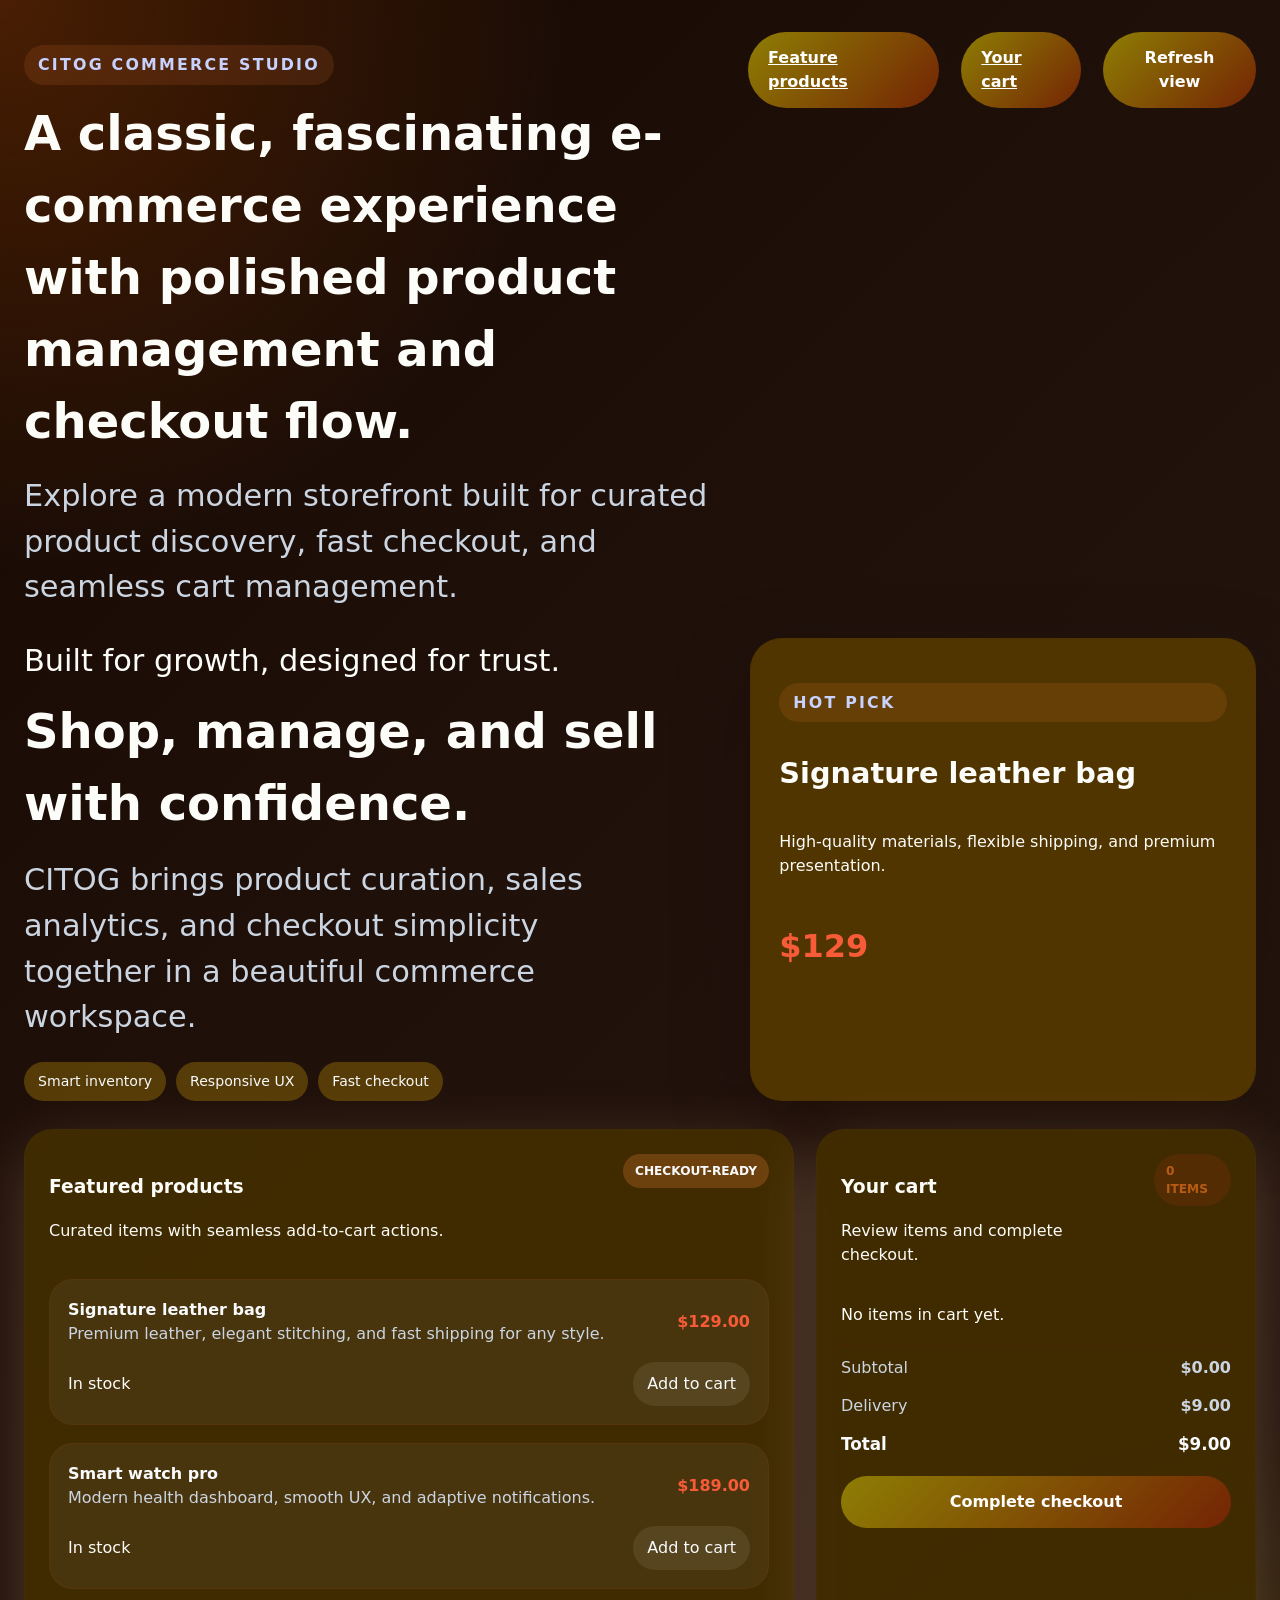
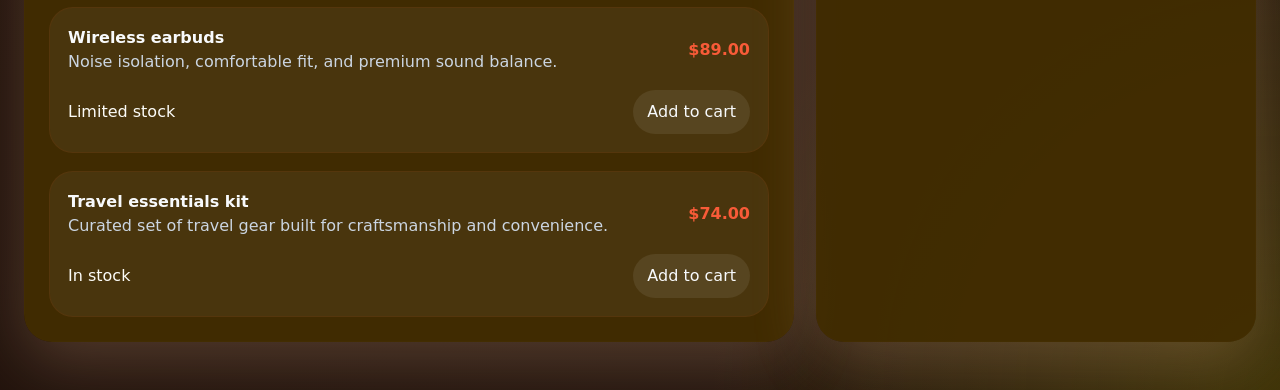
<file: index.html>
<!doctype html>
<html lang="en">
  <head>
    <meta charset="UTF-8" />
    <meta name="viewport" content="width=device-width, initial-scale=1.0" />
    <title>CITOG E-commerce Platform</title>
    <link rel="stylesheet" href="style.css" />
  </head>
  <body>
    <div class="shop-shell">
      <header class="shop-header">
        <div>
          <h2 class="eyebrow">CITOG Commerce Studio</h2>
          <h3>
            A classic, fascinating e-commerce experience with polished product
            management and checkout flow.
          </h3>
          <p>
            Explore a modern storefront built for curated product discovery,
            fast checkout, and seamless cart management.
          </p>
        </div>
        <a href="#featured-product" class="primary-btn">Feature products</a>
        <a href="#your-cart" class="primary-btn">Your cart</a>
        <div class="shop-controls">
          <button id="refresh-shop" class="primary-btn">Refresh view</button>
        </div>
      </header>

      <section class="shop-hero">
        <div class="hero-copy">
          <span class="hero-tag">Built for growth, designed for trust.</span>
          <h3>Shop, manage, and sell with confidence.</h3>
          <p>
            CITOG brings product curation, sales analytics, and checkout
            simplicity together in a beautiful commerce workspace.
          </p>
          <div class="hero-badges">
            <span>Smart inventory</span>
            <span>Responsive UX</span>
            <span>Fast checkout</span>
          </div>
        </div>
        <div class="hero-panel">
          <div class="hero-card">
            <p class="eyebrow">Hot pick</p>
            <h3>Signature leather bag</h3>
            <p>
              High-quality materials, flexible shipping, and premium
              presentation.
            </p>
            <strong>$129</strong>
          </div>
        </div>
      </section>

      <main class="shop-grid">
        <section class="products-panel panel">
          <div class="panel-header">
            <div id="featured-product">
              <h3>Featured products</h3>
              <p>Curated items with seamless add-to-cart actions.</p>
            </div>
            <span class="status-pill status-pill--strong">Checkout-ready</span>
          </div>
          <div id="products-list" class="products-list"></div>
        </section>

        <aside class="cart-panel panel">
          <div class="panel-header">
            <div id="your-cart">
              <h3>Your cart</h3>
              <p>Review items and complete checkout.</p>
            </div>
            <span id="cart-count" class="status-pill status-pill--online"
              >0 items</span
            >
          </div>

          <div id="cart-items" class="cart-items"></div>
          <div class="checkout-summary">
            <div class="summary-row">
              <span>Subtotal</span>
              <strong id="cart-subtotal">$0.00</strong>
            </div>
            <div class="summary-row">
              <span>Delivery</span>
              <strong>$9.00</strong>
            </div>
            <div class="summary-row total-row">
              <span>Total</span>
              <strong id="cart-total">$9.00</strong>
            </div>
            <button id="checkout-btn" class="primary-btn checkout-btn">
              Complete checkout
            </button>
          </div>
        </aside>
      </main>
    </div>

    <script src="index.js"></script>
  </body>
</html>
</file>
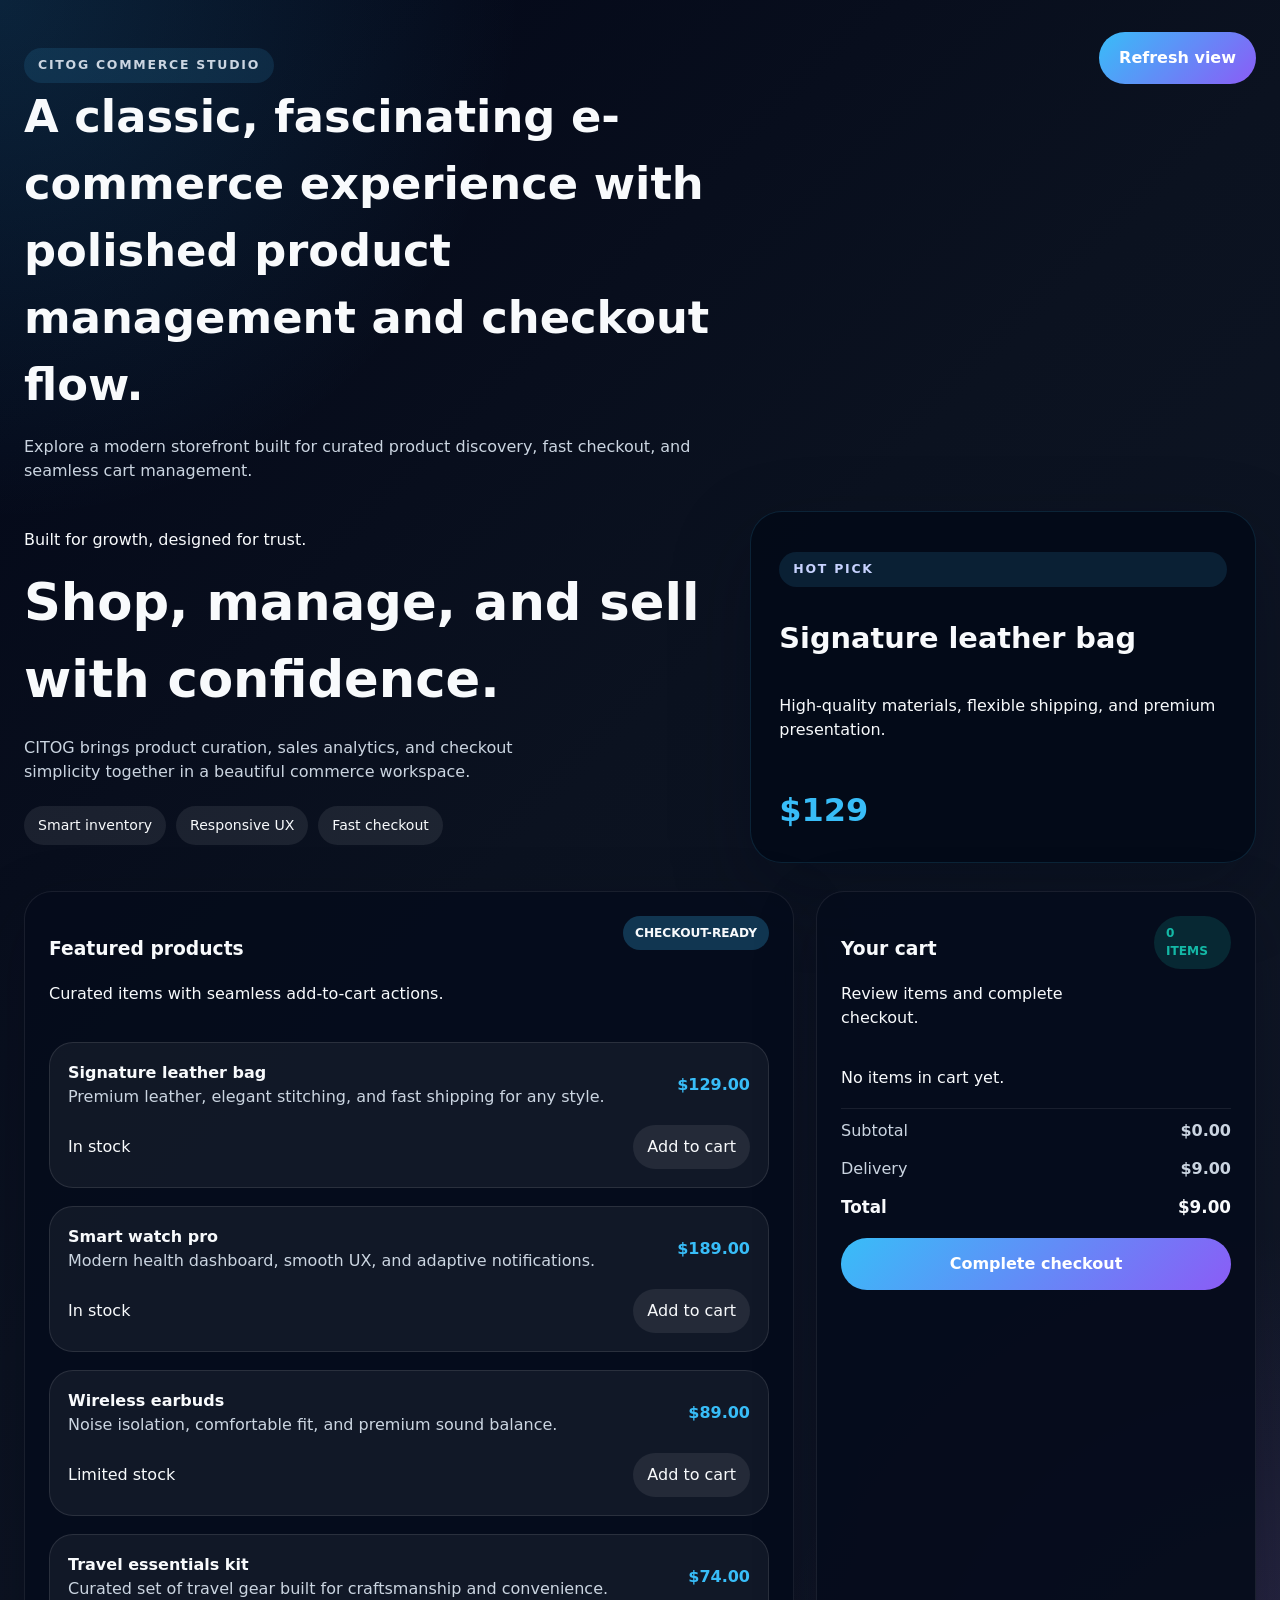
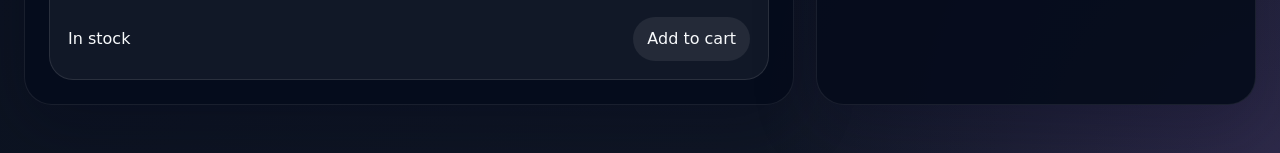
<file: citog-ecommerce.html>
<!doctype html>
<html lang="en">
  <head>
    <meta charset="UTF-8" />
    <meta name="viewport" content="width=device-width, initial-scale=1.0" />
    <title>CITOG E-commerce Platform</title>
    <link rel="stylesheet" href="citog-ecommerce.css" />
  </head>
  <body>
    <div class="shop-shell">
      <header class="shop-header">
        <div>
          <p class="eyebrow">CITOG Commerce Studio</p>
          <h1>
            A classic, fascinating e-commerce experience with polished product
            management and checkout flow.
          </h1>
          <p>
            Explore a modern storefront built for curated product discovery,
            fast checkout, and seamless cart management.
          </p>
        </div>
        <div class="shop-controls">
          <button id="refresh-shop" class="primary-btn">Refresh view</button>
        </div>
      </header>

      <section class="shop-hero">
        <div class="hero-copy">
          <span class="hero-tag">Built for growth, designed for trust.</span>
          <h2>Shop, manage, and sell with confidence.</h2>
          <p>
            CITOG brings product curation, sales analytics, and checkout
            simplicity together in a beautiful commerce workspace.
          </p>
          <div class="hero-badges">
            <span>Smart inventory</span>
            <span>Responsive UX</span>
            <span>Fast checkout</span>
          </div>
        </div>
        <div class="hero-panel">
          <div class="hero-card">
            <p class="eyebrow">Hot pick</p>
            <h3>Signature leather bag</h3>
            <p>
              High-quality materials, flexible shipping, and premium
              presentation.
            </p>
            <strong>$129</strong>
          </div>
        </div>
      </section>

      <main class="shop-grid">
        <section class="products-panel panel">
          <div class="panel-header">
            <div>
              <h3>Featured products</h3>
              <p>Curated items with seamless add-to-cart actions.</p>
            </div>
            <span class="status-pill status-pill--strong">Checkout-ready</span>
          </div>
          <div id="products-list" class="products-list"></div>
        </section>

        <aside class="cart-panel panel">
          <div class="panel-header">
            <div>
              <h3>Your cart</h3>
              <p>Review items and complete checkout.</p>
            </div>
            <span id="cart-count" class="status-pill status-pill--online"
              >0 items</span
            >
          </div>

          <div id="cart-items" class="cart-items"></div>
          <div class="checkout-summary">
            <div class="summary-row">
              <span>Subtotal</span>
              <strong id="cart-subtotal">$0.00</strong>
            </div>
            <div class="summary-row">
              <span>Delivery</span>
              <strong>$9.00</strong>
            </div>
            <div class="summary-row total-row">
              <span>Total</span>
              <strong id="cart-total">$9.00</strong>
            </div>
            <button id="checkout-btn" class="primary-btn checkout-btn">
              Complete checkout
            </button>
          </div>
        </aside>
      </main>
    </div>

    <script src="citog-ecommerce.js"></script>
  </body>
</html>
</file>
<file: style.css>
:root {
    font-family: Inter, 'Segoe UI', system-ui, sans-serif;
    color: #f8fafc;
    background: #040201;
    line-height: 1.5;
}

span.hero-tag {
    font-size: clamp(1.9rem,
            2.0vw,
            1.9rem);
}

* {
    box-sizing: border-box;
}

html,
body {
    margin: 0;
    min-height: 100%;
    background: radial-gradient(circle at top left, rgba(88, 37, 3, 0.76), transparent 24%),
        radial-gradient(circle at bottom right, rgba(77, 67, 4, 0.645), transparent 24%),
        linear-gradient(135deg, #170902 0%, #20110b 45%, #271911 100%);
}

body {
    color: #fcfcf8;

}

button,
a {
    font: inherit;
}

button {
    border: none;
    cursor: pointer;
}

.shop-shell {
    width: min(1340px, 100%);
    margin: 0 auto;
    padding: 32px 24px 48px;
}

.shop-header {
    display: flex;
    justify-content: space-between;
    gap: 22px;
    align-items: flex-start;
    margin-bottom: 28px;
}


.eyebrow {
    display: inline-block;
    margin-bottom: 12px;
    padding: 8px 14px;
    border-radius: 999px;
    color: #c7d2fe;
    background: rgba(248, 133, 56, 0.12);
    text-transform: uppercase;
    letter-spacing: 0.14em;
    font-size: 0.99rem;
    font-weight: 700;
}

.shop-header h3 {
    margin: 0;
    font-size: clamp(3rem, 3.5vw, 3rem);
    max-width: 720px;

}

.shop-header p {
    margin: 16px 0 0;
    color: #cbd5e1;
    max-width: 700px;
    font-size: clamp(1.9rem, 2.0vw, 1.9rem);
}

.shop-controls {
    display: flex;
    flex-wrap: wrap;
    gap: 12px;
}

.primary-btn,
.secondary-btn {
    padding: 14px 20px;
    border-radius: 999px;
    font-weight: 700;
    transition: transform 180ms ease, background-color 180ms ease;
}

.primary-btn {
    color: #fff;
    background: linear-gradient(135deg, #8e7e04, #742404);
}

.secondary-btn {
    color: #f8fafc;
    background: rgba(159, 59, 1, 0.08);
    border: 1px solid rgba(192, 92, 5, 0.762);
}

.primary-btn:hover,
.secondary-btn:hover {
    transform: translateY(-2px);
}

.shop-hero {
    display: grid;
    grid-template-columns: 1.25fr 0.9fr;
    gap: 24px;
    align-items: auto;
    margin-bottom: 28px;
}

.hero-copy h3 {
    margin: 12px 0 0;
    font-size: clamp(3rem,
            3.5vw,
            3rem);
}

.hero-copy p {
    margin: 18px 0 0;
    max-width: 560px;
    color: #cbd5e1;
    font-size: clamp(1.9rem,
            2.0vw,
            1.9rem);
}

.hero-badges {
    display: flex;
    flex-wrap: wrap;
    gap: 10px;
    margin-top: 22px;
}

.hero-badges span {
    padding: 9px 14px;
    border-radius: 999px;
    background: rgba(199, 151, 6, 0.325);
    color: #f8fafc;
    font-size: 0.88rem;
}

.hero-panel {
    padding: 28px;
    border-radius: 32px;
    background: rgba(84, 56, 1, 0.94);
    border: 1px solid rgba(65, 44, 3, 0.14);
    box-shadow: 0 28px 80px rgba(23, 8, 2, 0.26);
}

.hero-card {
    display: grid;
    gap: 18px;
}

.hero-card h3 {
    margin: 0;
    font-size: 1.8rem;
}

.hero-card strong {
    display: inline-block;
    font-size: 2rem;
    margin-top: 10px;
    color: #f85b38;
}

.shop-grid {
    display: grid;
    grid-template-columns: 1.4fr 0.8fr;
    gap: 22px;
}

.panel {
    padding: 24px;
    border-radius: 28px;
    background: rgba(66, 45, 2, 0.94);
    border: 1px solid rgba(109, 61, 2, 0.08);
    box-shadow: 0 20px 64px rgba(239, 182, 142, 0.24);
}

.panel-header {
    display: flex;
    justify-content: space-between;
    gap: 18px;
    align-items: flex-start;
    margin-bottom: 20px;
}

.products-list,
.cart-items {
    display: grid;
    gap: 18px;
}

.product-card {
    display: grid;
    gap: 16px;
    padding: 18px;
    border-radius: 24px;
    background: rgba(255, 255, 255, 0.05);
    border: 1px solid rgba(189, 59, 3, 0.1);
}

.product-card h4 {
    margin: 0;
    color: #f8fafc;
}

.product-card p {
    margin: 0;
    color: #cbd5e1;
}

.product-line {
    display: flex;
    justify-content: space-between;
    gap: 12px;
    align-items: center;
}

.product-price {
    color: #f85b38;
    font-weight: 700;
}

.product-actions {
    display: flex;
    gap: 10px;
    flex-wrap: wrap;
}

.product-actions button {
    padding: 10px 14px;
    border-radius: 999px;
    background: rgba(255, 255, 255, 0.08);
    color: #f8fafc;
}

.status-pill {
    padding: 8px 12px;
    border-radius: 999px;
    font-size: 0.76rem;
    font-weight: 700;
    text-transform: uppercase;
}

.status-pill--strong {
    color: #f8fafc;
    background: rgba(248, 133, 56, 0.24);
}

.status-pill--online {
    color: #b85b14;
    background: rgba(184, 53, 20, 0.16);
}

.status-pill--warning {
    color: #f5420b;
    background: rgba(253, 147, 71, 0.14);
}

.cart-items {
    margin-bottom: 18px;
}

.cart-item {
    display: grid;
    gap: 12px;
    padding: 16px;
    border-radius: 22px;
    background: rgba(224, 4, 4, 0.05);
    border: 1px solid rgba(251, 12, 12, 0.1);
}

.cart-item strong {
    color: #60410c;
}

.checkout-summary {
    display: grid;
    gap: 14px;
    padding-top: 10px;
    border-top: 1px solid rgba(119, 5, 5, 0.196);
}

.summary-row {
    display: flex;
    justify-content: space-between;
    gap: 12px;
    color: #cbd5e1;
}

.total-row {
    font-size: 1.05rem;
    color: #f8fafc;
    font-weight: 700;
}

.checkout-btn {
    width: 100%;
    margin-top: 4px;
}

@media (max-width: 1080px) {
    .shop-grid {
        grid-template-columns: 1fr;
    }
}

@media (max-width: 720px) {

    .shop-header,
    .shop-hero {
        grid-template-columns: 1fr;
    }

    .shop-header {
        flex-direction: column;
    }

    .shop-shell {
        padding: 24px 18px 42px;
    }
}
</file>
<file: citog-ecommerce.css>
:root {
    font-family: Inter, 'Segoe UI', system-ui, sans-serif;
    color: #f8fafc;
    background: #020617;
    line-height: 1.5;
}

* {
    box-sizing: border-box;
}

html,
body {
    margin: 0;
    min-height: 100%;
    background: radial-gradient(circle at top left, rgba(56, 189, 248, 0.16), transparent 24%),
        radial-gradient(circle at bottom right, rgba(192, 132, 252, 0.16), transparent 24%),
        linear-gradient(135deg, #020617 0%, #0b1220 45%, #111827 100%);
}

body {
    color: #f8fafc;
}

button,
a {
    font: inherit;
}

button {
    border: none;
    cursor: pointer;
}

.shop-shell {
    width: min(1340px, 100%);
    margin: 0 auto;
    padding: 32px 24px 48px;
}

.shop-header {
    display: flex;
    justify-content: space-between;
    gap: 22px;
    align-items: flex-start;
    margin-bottom: 28px;
}

.eyebrow {
    display: inline-block;
    margin-bottom: 12px;
    padding: 8px 14px;
    border-radius: 999px;
    color: #c7d2fe;
    background: rgba(56, 189, 248, 0.12);
    text-transform: uppercase;
    letter-spacing: 0.14em;
    font-size: 0.78rem;
    font-weight: 700;
}

.shop-header h1 {
    margin: 0;
    font-size: clamp(2rem, 3.5vw, 3rem);
    max-width: 720px;
}

.shop-header p {
    margin: 16px 0 0;
    color: #cbd5e1;
    max-width: 680px;
}

.shop-controls {
    display: flex;
    flex-wrap: wrap;
    gap: 12px;
}

.primary-btn,
.secondary-btn {
    padding: 14px 20px;
    border-radius: 999px;
    font-weight: 700;
    transition: transform 180ms ease, background-color 180ms ease;
}

.primary-btn {
    color: #fff;
    background: linear-gradient(135deg, #38bdf8, #8b5cf6);
}

.secondary-btn {
    color: #f8fafc;
    background: rgba(255, 255, 255, 0.08);
    border: 1px solid rgba(255, 255, 255, 0.14);
}

.primary-btn:hover,
.secondary-btn:hover {
    transform: translateY(-2px);
}

.shop-hero {
    display: grid;
    grid-template-columns: 1.25fr 0.9fr;
    gap: 24px;
    align-items: center;
    margin-bottom: 28px;
}

.hero-copy h2 {
    margin: 12px 0 0;
    font-size: clamp(2.4rem, 4vw, 3.4rem);
}

.hero-copy p {
    margin: 18px 0 0;
    max-width: 560px;
    color: #cbd5e1;
}

.hero-badges {
    display: flex;
    flex-wrap: wrap;
    gap: 10px;
    margin-top: 22px;
}

.hero-badges span {
    padding: 9px 14px;
    border-radius: 999px;
    background: rgba(255, 255, 255, 0.08);
    color: #f8fafc;
    font-size: 0.88rem;
}

.hero-panel {
    padding: 28px;
    border-radius: 32px;
    background: rgba(4, 10, 24, 0.94);
    border: 1px solid rgba(56, 189, 248, 0.14);
    box-shadow: 0 28px 80px rgba(2, 6, 23, 0.26);
}

.hero-card {
    display: grid;
    gap: 18px;
}

.hero-card h3 {
    margin: 0;
    font-size: 1.8rem;
}

.hero-card strong {
    display: inline-block;
    font-size: 2rem;
    margin-top: 10px;
    color: #38bdf8;
}

.shop-grid {
    display: grid;
    grid-template-columns: 1.4fr 0.8fr;
    gap: 22px;
}

.panel {
    padding: 24px;
    border-radius: 28px;
    background: rgba(6, 12, 28, 0.94);
    border: 1px solid rgba(255, 255, 255, 0.08);
    box-shadow: 0 20px 64px rgba(2, 6, 23, 0.24);
}

.panel-header {
    display: flex;
    justify-content: space-between;
    gap: 18px;
    align-items: flex-start;
    margin-bottom: 20px;
}

.products-list,
.cart-items {
    display: grid;
    gap: 18px;
}

.product-card {
    display: grid;
    gap: 16px;
    padding: 18px;
    border-radius: 24px;
    background: rgba(255, 255, 255, 0.05);
    border: 1px solid rgba(255, 255, 255, 0.1);
}

.product-card h4 {
    margin: 0;
    color: #f8fafc;
}

.product-card p {
    margin: 0;
    color: #cbd5e1;
}

.product-line {
    display: flex;
    justify-content: space-between;
    gap: 12px;
    align-items: center;
}

.product-price {
    color: #38bdf8;
    font-weight: 700;
}

.product-actions {
    display: flex;
    gap: 10px;
    flex-wrap: wrap;
}

.product-actions button {
    padding: 10px 14px;
    border-radius: 999px;
    background: rgba(255, 255, 255, 0.08);
    color: #f8fafc;
}

.status-pill {
    padding: 8px 12px;
    border-radius: 999px;
    font-size: 0.76rem;
    font-weight: 700;
    text-transform: uppercase;
}

.status-pill--strong {
    color: #f8fafc;
    background: rgba(56, 189, 248, 0.24);
}

.status-pill--online {
    color: #14b8a6;
    background: rgba(20, 184, 166, 0.16);
}

.status-pill--warning {
    color: #f59e0b;
    background: rgba(253, 224, 71, 0.14);
}

.cart-items {
    margin-bottom: 18px;
}

.cart-item {
    display: grid;
    gap: 12px;
    padding: 16px;
    border-radius: 22px;
    background: rgba(255, 255, 255, 0.05);
    border: 1px solid rgba(255, 255, 255, 0.1);
}

.cart-item strong {
    color: #f8fafc;
}

.checkout-summary {
    display: grid;
    gap: 14px;
    padding-top: 10px;
    border-top: 1px solid rgba(255, 255, 255, 0.08);
}

.summary-row {
    display: flex;
    justify-content: space-between;
    gap: 12px;
    color: #cbd5e1;
}

.total-row {
    font-size: 1.05rem;
    color: #f8fafc;
    font-weight: 700;
}

.checkout-btn {
    width: 100%;
    margin-top: 4px;
}

@media (max-width: 1080px) {
    .shop-grid {
        grid-template-columns: 1fr;
    }
}

@media (max-width: 720px) {

    .shop-header,
    .shop-hero {
        grid-template-columns: 1fr;
    }

    .shop-header {
        flex-direction: column;
    }

    .shop-shell {
        padding: 24px 18px 42px;
    }
}
</file>
